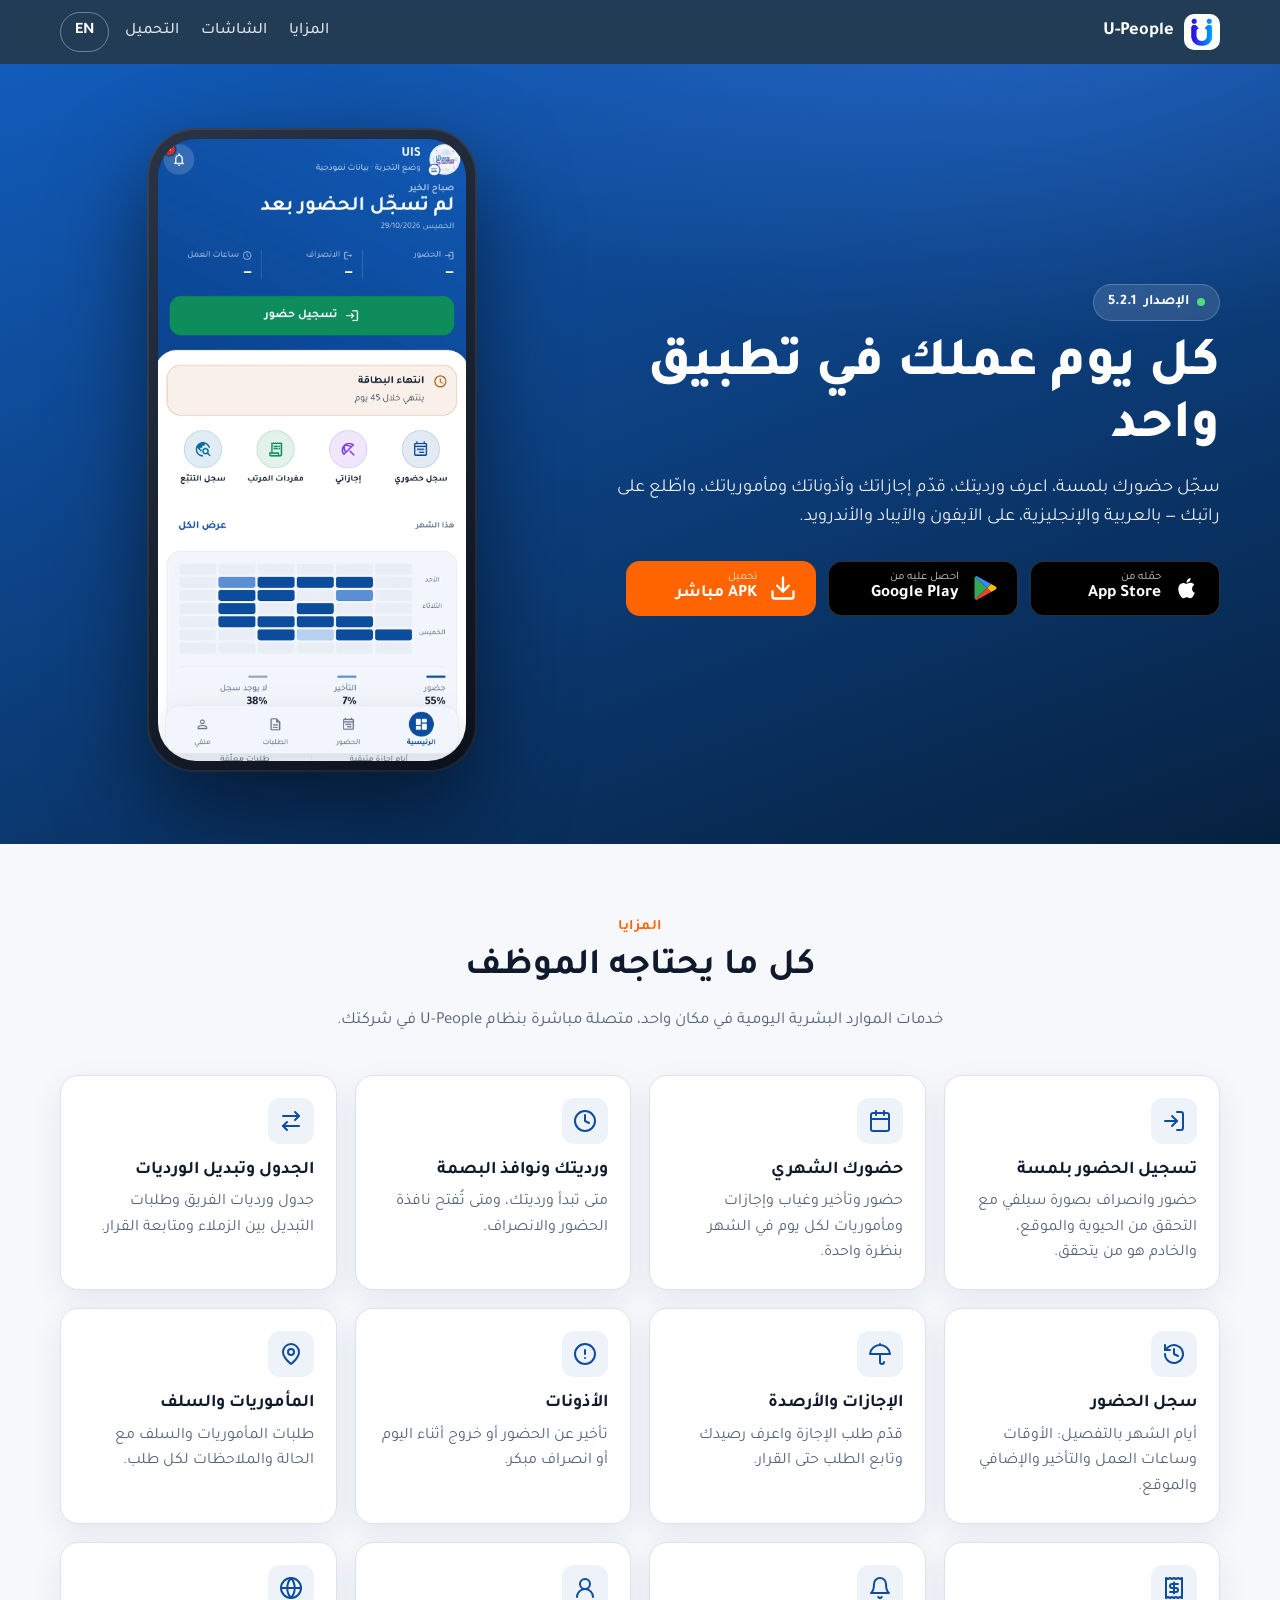
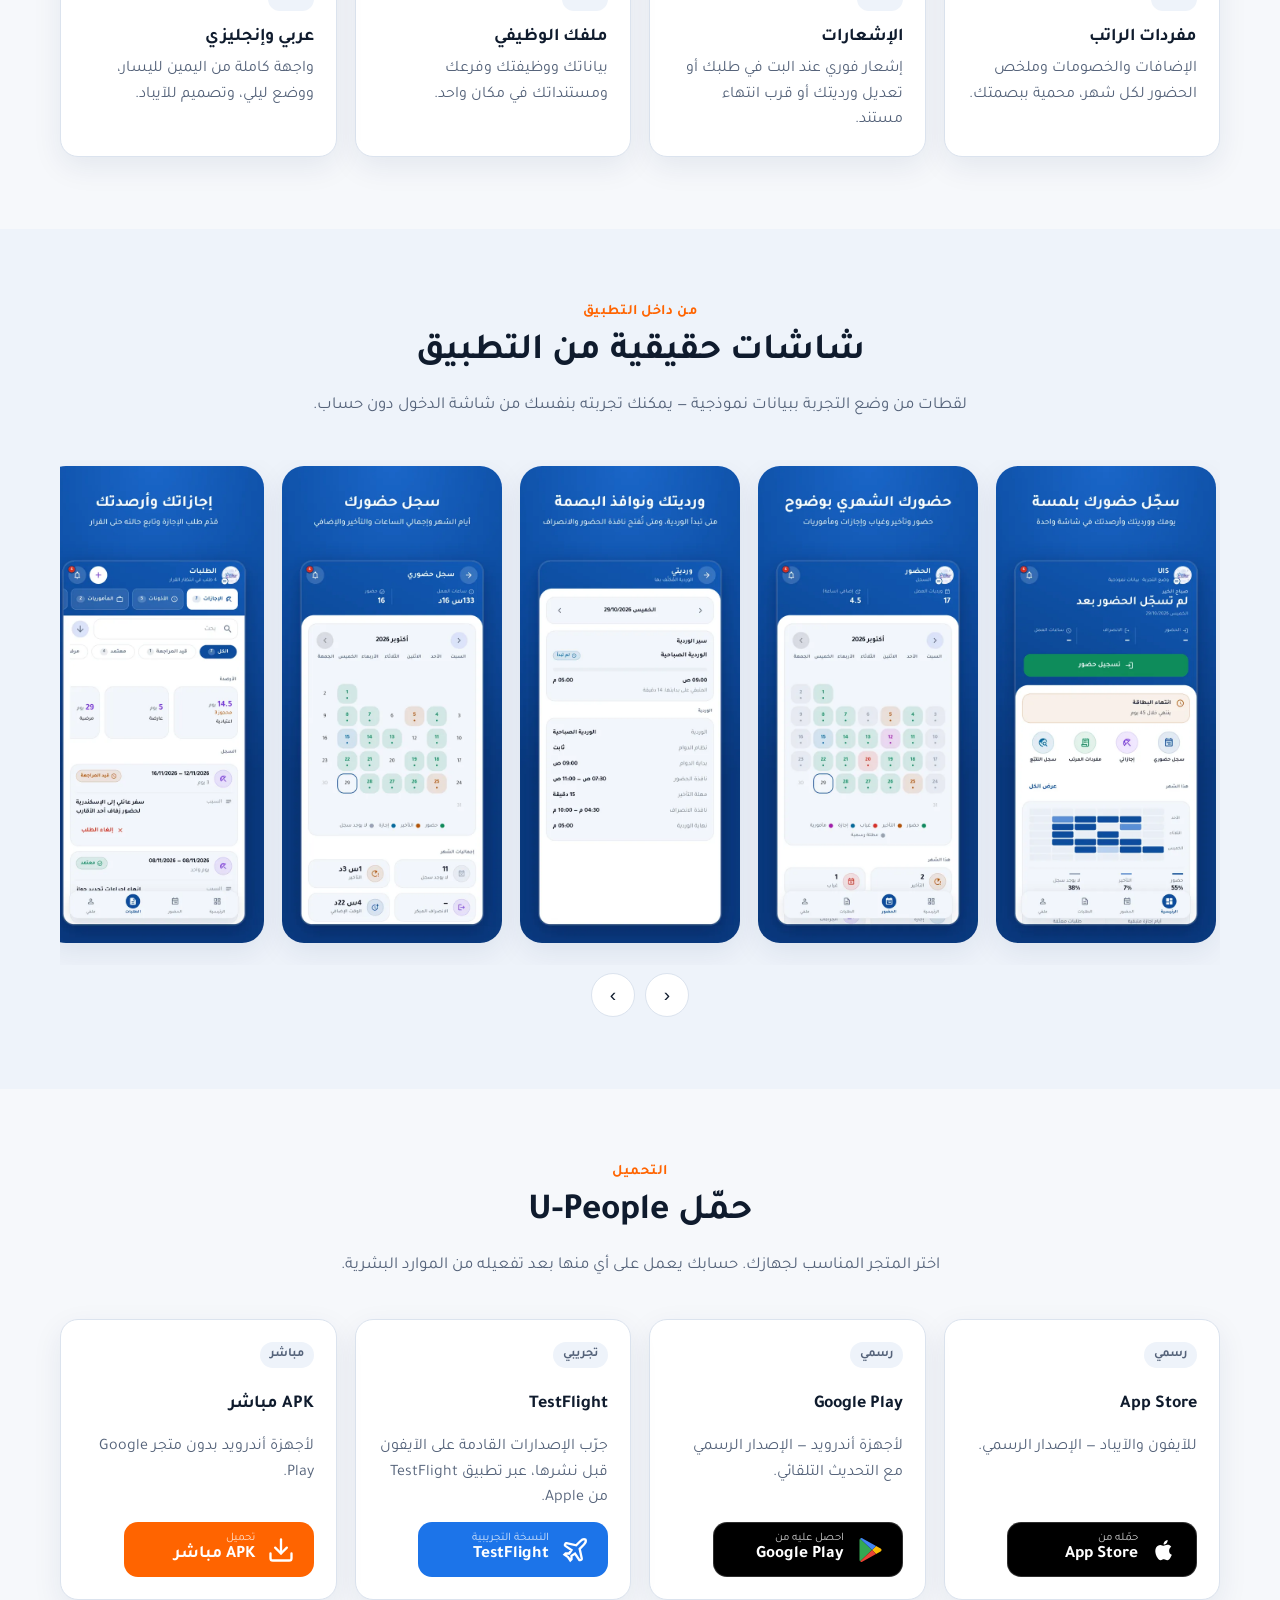
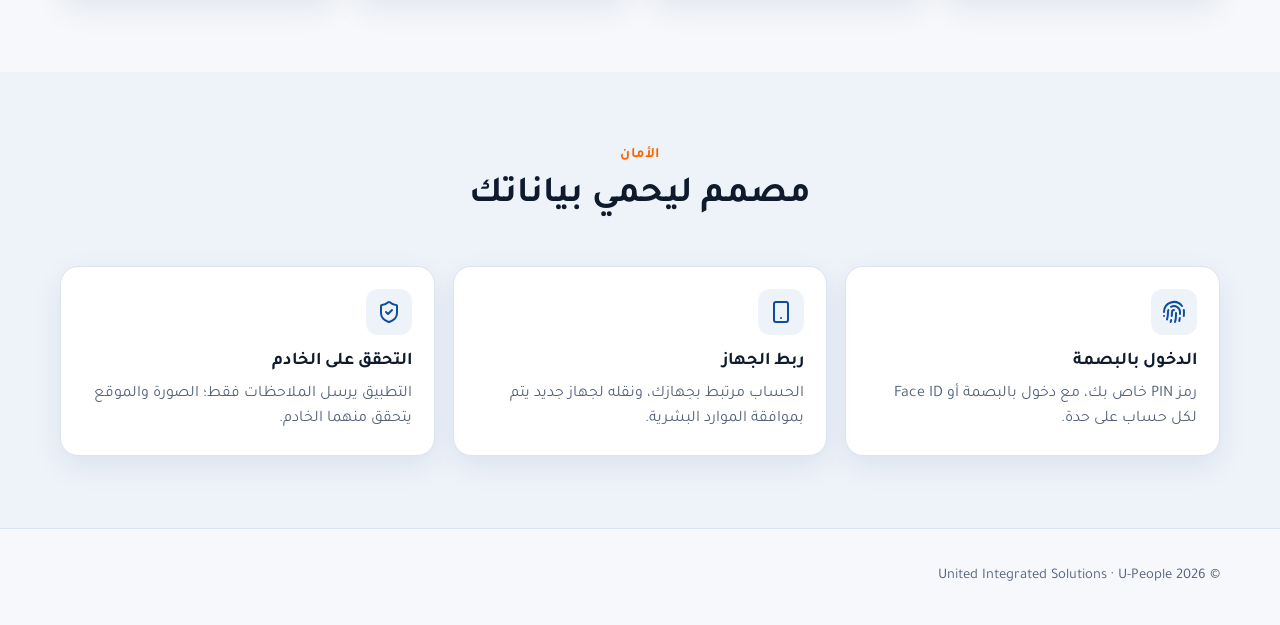
<file: index.html>
<!doctype html>
<html lang="ar" dir="rtl">
<head>
  <meta charset="utf-8">
  <meta name="viewport" content="width=device-width, initial-scale=1">
  <title>U-People — تطبيق الموظف</title>
  <meta name="description" content="U-People: attendance and selfie check-in, shifts, leave, excuses, missions, payslips and notifications — for iPhone, iPad and Android.">
  <meta property="og:title" content="U-People">
  <meta property="og:description" content="Attendance, shifts, requests and payslips in one employee app — App Store, Google Play, TestFlight and direct APK.">
  <meta property="og:image" content="https://uiscomp.github.io/upeople-releases/assets/img/social_en.jpg">
  <meta property="og:type" content="website">
  <meta name="theme-color" content="#06213f">
  <link rel="icon" type="image/png" href="assets/img/icon.png">
  <link rel="apple-touch-icon" href="assets/img/apple-touch-icon.png">
  <link rel="preconnect" href="https://fonts.googleapis.com">
  <link rel="preconnect" href="https://fonts.gstatic.com" crossorigin>
  <link href="https://fonts.googleapis.com/css2?family=Tajawal:wght@400;500;700;800&display=swap" rel="stylesheet">
  <link rel="stylesheet" href="assets/site.css">
</head>
<body>
  <header class="top">
    <div class="wrap">
      <a class="brand" href="#"><img src="assets/img/icon.png" alt="" width="36" height="36"><span>U-People</span></a>
      <nav class="nav">
        <a href="#features" data-i18n="navFeatures"></a>
        <a href="#screens" data-i18n="navScreens"></a>
        <a href="#download" data-i18n="navDownload"></a>
      </nav>
      <button class="lang" id="lang" type="button" aria-label="Language">EN</button>
    </div>
  </header>

  <div class="notice" id="notice" hidden></div>

  <section class="hero">
    <div class="wrap">
      <div>
        <span class="pill"><span class="dot"></span><span data-i18n="heroPill"></span> <span id="ver"></span></span>
        <h1 data-i18n="heroTitle"></h1>
        <p class="lead" data-i18n="heroLead"></p>
        <div class="stores" id="heroStores"></div>
      </div>
      <div class="hero-phone"><img id="heroShot" src="assets/img/hero_ar.webp" alt="" width="900" height="1817"></div>
    </div>
  </section>

  <section class="block" id="features">
    <div class="wrap">
      <div class="head">
        <div class="eyebrow" data-i18n="featEyebrow"></div>
        <h2 data-i18n="featTitle"></h2>
        <p data-i18n="featLead"></p>
      </div>
      <div class="grid" id="featGrid"></div>
    </div>
  </section>

  <section class="block screens" id="screens">
    <div class="wrap">
      <div class="head">
        <div class="eyebrow" data-i18n="scrEyebrow"></div>
        <h2 data-i18n="scrTitle"></h2>
        <p data-i18n="scrLead"></p>
      </div>
      <div class="strip" id="strip"></div>
      <div class="strip-nav">
        <button class="round" id="prev" type="button" aria-label="Previous">‹</button>
        <button class="round" id="next" type="button" aria-label="Next">›</button>
      </div>
    </div>
  </section>

  <section class="block" id="download">
    <div class="wrap">
      <div class="head">
        <div class="eyebrow" data-i18n="dlEyebrow"></div>
        <h2 data-i18n="dlTitle"></h2>
        <p data-i18n="dlLead"></p>
      </div>
      <div class="dl" id="dlCards"></div>
    </div>
  </section>

  <section class="block screens">
    <div class="wrap">
      <div class="head">
        <div class="eyebrow" data-i18n="trustEyebrow"></div>
        <h2 data-i18n="trustTitle"></h2>
      </div>
      <div class="trust" id="trust"></div>
    </div>
  </section>

  <footer>
    <div class="wrap">
      <span>© <span id="year"></span> United Integrated Solutions · U-People</span>
      <span id="contact"></span>
    </div>
  </footer>

  <div class="lightbox" id="lightbox" role="dialog" aria-modal="true"><img alt=""></div>

  <script src="assets/site.js"></script>
</body>
</html>
</file>
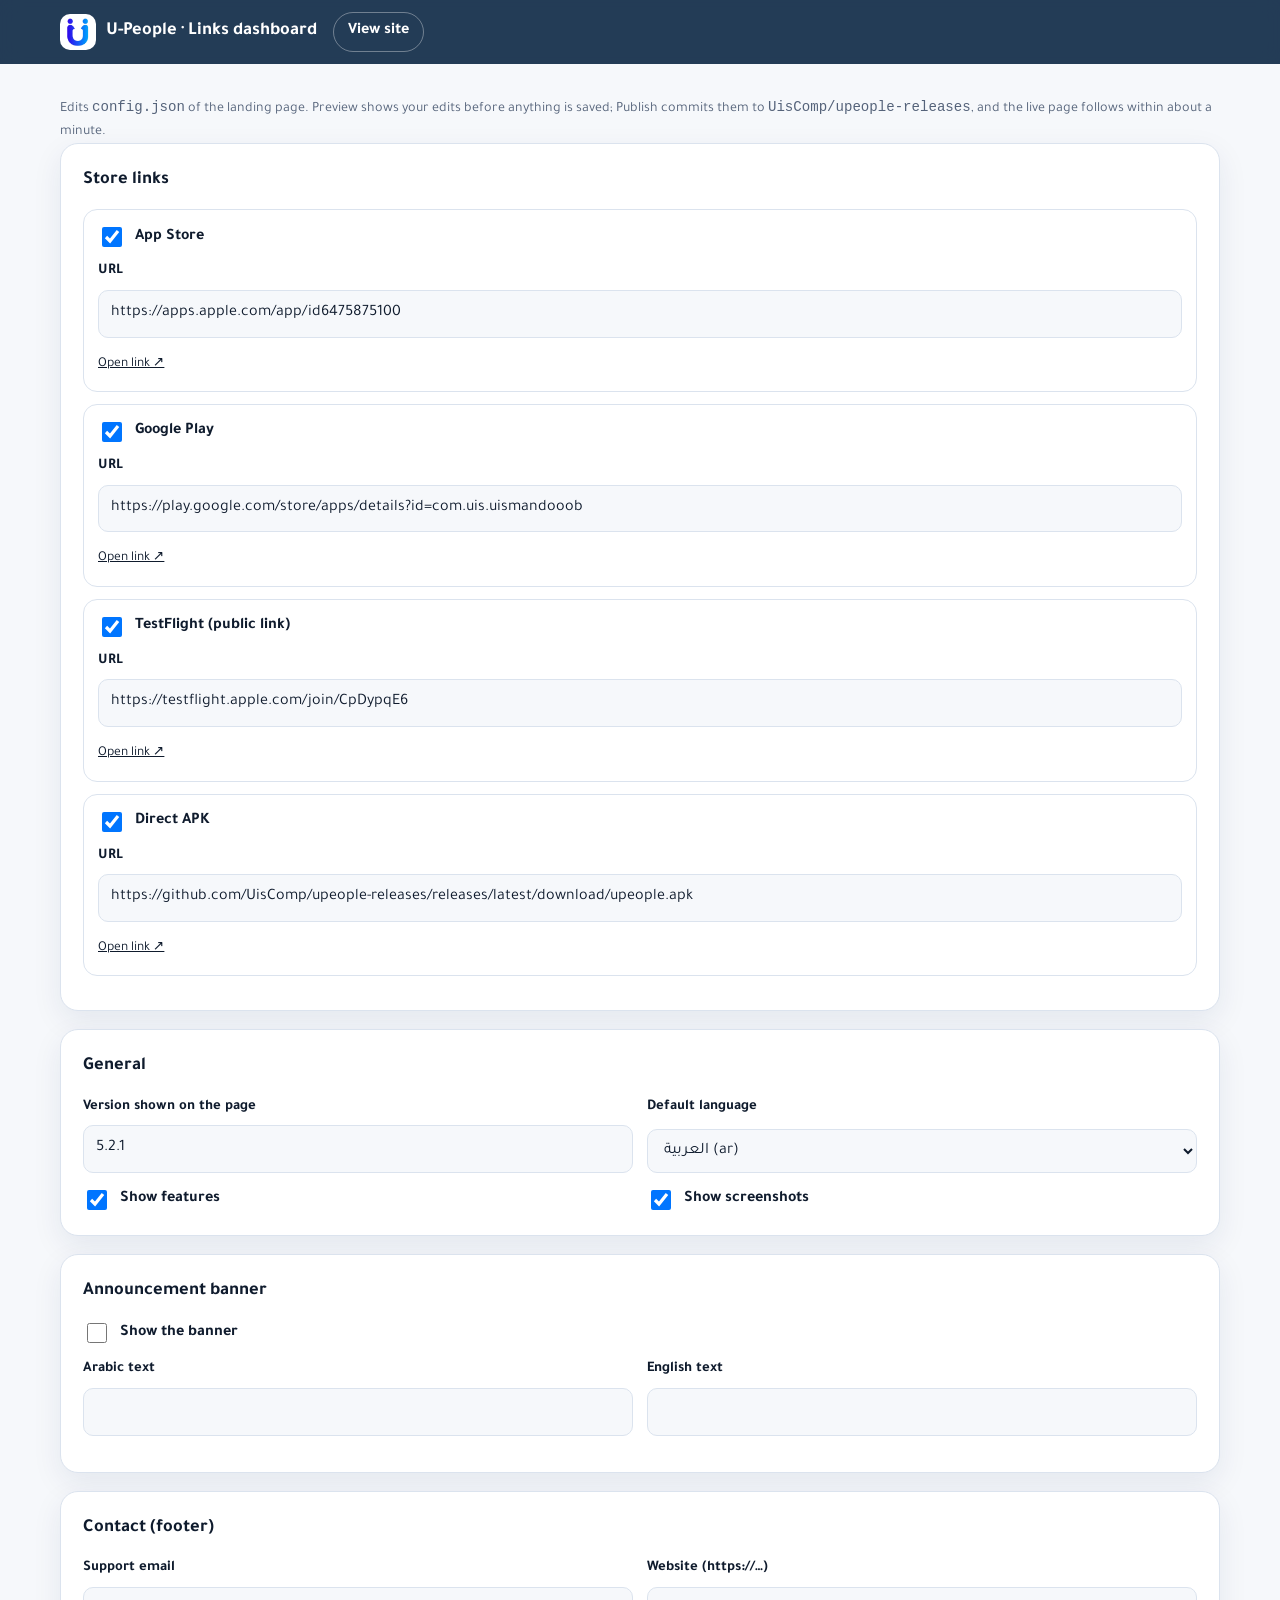
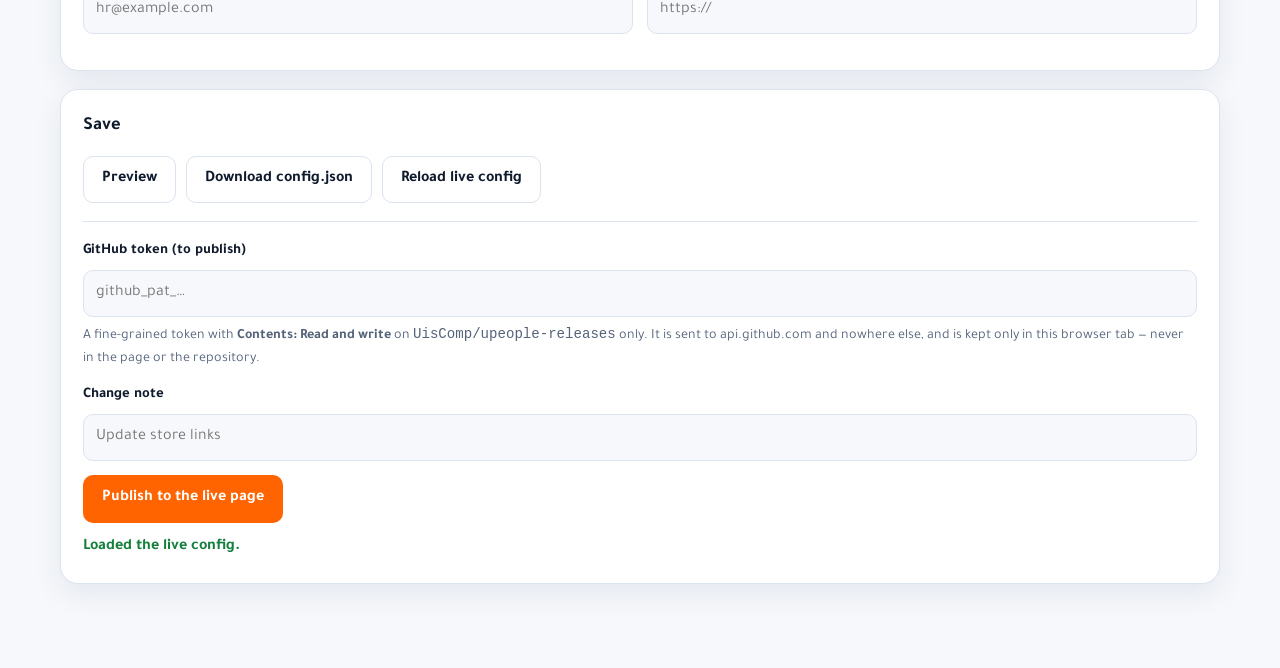
<file: admin.html>
<!doctype html>
<html lang="en" dir="ltr">
<head>
  <meta charset="utf-8">
  <meta name="viewport" content="width=device-width, initial-scale=1">
  <meta name="robots" content="noindex, nofollow">
  <title>U-People — Links dashboard</title>
  <link rel="icon" type="image/png" href="assets/img/icon.png">
  <link rel="preconnect" href="https://fonts.googleapis.com">
  <link rel="preconnect" href="https://fonts.gstatic.com" crossorigin>
  <link href="https://fonts.googleapis.com/css2?family=Tajawal:wght@400;500;700;800&display=swap" rel="stylesheet">
  <link rel="stylesheet" href="assets/site.css">
</head>
<body class="admin">
  <header class="top">
    <div class="wrap">
      <a class="brand" href="./"><img src="assets/img/icon.png" alt="" width="36" height="36"><span>U-People · Links dashboard</span></a>
      <a class="lang" href="./" style="text-decoration:none">View site</a>
    </div>
  </header>

  <main class="wrap">
    <p class="hint">Edits <code>config.json</code> of the landing page. Preview shows your edits before anything is saved;
      Publish commits them to <code>UisComp/upeople-releases</code>, and the live page follows within about a minute.</p>

    <div class="card">
      <h2>Store links</h2>
      <div id="links"></div>
    </div>

    <div class="card">
      <h2>General</h2>
      <div class="row">
        <div class="field"><label for="version">Version shown on the page</label><input id="version" type="text" placeholder="5.2.1"></div>
        <div class="field"><label for="defaultLanguage">Default language</label>
          <select id="defaultLanguage"><option value="ar">العربية (ar)</option><option value="en">English (en)</option></select></div>
      </div>
      <div class="row">
        <label class="switch"><input type="checkbox" id="sec-features"> Show features</label>
        <label class="switch"><input type="checkbox" id="sec-screens"> Show screenshots</label>
      </div>
    </div>

    <div class="card">
      <h2>Announcement banner</h2>
      <label class="switch" style="margin-bottom:12px"><input type="checkbox" id="ann-enabled"> Show the banner</label>
      <div class="row">
        <div class="field"><label for="ann-ar">Arabic text</label><input id="ann-ar" type="text" dir="rtl"></div>
        <div class="field"><label for="ann-en">English text</label><input id="ann-en" type="text"></div>
      </div>
    </div>

    <div class="card">
      <h2>Contact (footer)</h2>
      <div class="row">
        <div class="field"><label for="email">Support email</label><input id="email" type="email" placeholder="hr@example.com"></div>
        <div class="field"><label for="website">Website (https://…)</label><input id="website" type="url" placeholder="https://"></div>
      </div>
    </div>

    <div class="card">
      <h2>Save</h2>
      <div class="btns">
        <button class="btn" id="preview" type="button">Preview</button>
        <button class="btn" id="download" type="button">Download config.json</button>
        <button class="btn" id="reset" type="button">Reload live config</button>
      </div>
      <hr style="border:none;border-top:1px solid var(--border);margin:18px 0">
      <div class="field">
        <label for="token">GitHub token (to publish)</label>
        <input id="token" type="password" autocomplete="off" placeholder="github_pat_…">
        <p class="hint">A fine-grained token with <b>Contents: Read and write</b> on <code>UisComp/upeople-releases</code> only.
          It is sent to api.github.com and nowhere else, and is kept only in this browser tab — never in the page or the repository.</p>
      </div>
      <div class="field"><label for="message">Change note</label><input id="message" type="text" placeholder="Update store links"></div>
      <button class="btn orange" id="publish" type="button">Publish to the live page</button>
      <div class="status" id="status" role="status"></div>
    </div>
  </main>

  <script src="assets/admin.js"></script>
</body>
</html>
</file>
<file: assets/site.css>
:root {
  --navy: #0a3e84;
  --primary: #0d4c9e;
  --primary-light: #3b82f6;
  --hero-from: #125cbb;
  --hero-to: #06213f;
  --orange: #ff6400;
  --bg: #f6f8fb;
  --surface: #ffffff;
  --surface-2: #eef3fa;
  --text: #0f1b2d;
  --muted: #55637a;
  --border: #dbe3ee;
  --ok: #15803d;
  --radius: 18px;
  --shadow: 0 10px 30px rgba(10, 40, 90, 0.08);
  color-scheme: light;
}
@media (prefers-color-scheme: dark) {
  :root:not([data-theme="light"]) {
    --bg: #0a1220;
    --surface: #111c2e;
    --surface-2: #16243a;
    --text: #e8eef8;
    --muted: #9aa9c0;
    --border: #22324b;
    --shadow: 0 10px 30px rgba(0, 0, 0, 0.35);
    color-scheme: dark;
  }
}
:root[data-theme="dark"] {
  --bg: #0a1220;
  --surface: #111c2e;
  --surface-2: #16243a;
  --text: #e8eef8;
  --muted: #9aa9c0;
  --border: #22324b;
  --shadow: 0 10px 30px rgba(0, 0, 0, 0.35);
  color-scheme: dark;
}

* { box-sizing: border-box; }
html { scroll-behavior: smooth; }
body {
  margin: 0;
  font-family: "Tajawal", system-ui, -apple-system, "Segoe UI", sans-serif;
  background: var(--bg);
  color: var(--text);
  line-height: 1.6;
  -webkit-font-smoothing: antialiased;
}
img { max-width: 100%; display: block; }
a { color: inherit; }
.wrap { width: min(1160px, 100% - 32px); margin-inline: auto; }

/* Header */
.top {
  position: sticky; top: 0; z-index: 20;
  background: color-mix(in srgb, var(--hero-to) 88%, transparent);
  backdrop-filter: blur(10px);
  color: #fff;
}
.top .wrap { display: flex; align-items: center; gap: 16px; min-height: 64px; }
.brand { display: flex; align-items: center; gap: 10px; text-decoration: none; font-weight: 700; font-size: 1.15rem; }
.brand img { width: 36px; height: 36px; border-radius: 10px; background: #fff; }
.nav { display: flex; gap: 22px; margin-inline-start: auto; }
.nav a { text-decoration: none; opacity: .85; font-weight: 500; }
.nav a:hover { opacity: 1; }
.lang {
  border: 1px solid rgba(255,255,255,.35); background: transparent; color: #fff;
  border-radius: 999px; padding: 6px 14px; font: inherit; font-weight: 700; cursor: pointer;
}
@media (max-width: 720px) { .nav { display: none; } .lang { margin-inline-start: auto; } }

/* Announcement */
.notice { background: var(--orange); color: #fff; text-align: center; padding: 10px 16px; font-weight: 600; }

/* Hero */
.hero {
  background: radial-gradient(1200px 600px at 80% -10%, rgba(59,130,246,.45), transparent 60%),
              linear-gradient(160deg, var(--hero-from), var(--hero-to));
  color: #fff; overflow: hidden;
}
.hero .wrap { display: grid; grid-template-columns: 1.1fr .9fr; gap: 40px; align-items: center; padding-block: 64px 72px; }
.hero h1 { font-size: clamp(2rem, 4.6vw, 3.4rem); line-height: 1.15; margin: 14px 0; font-weight: 800; }
.hero p.lead { font-size: 1.15rem; opacity: .9; max-width: 34em; margin: 0 0 28px; }
.pill {
  display: inline-flex; align-items: center; gap: 8px; padding: 6px 14px; border-radius: 999px;
  background: rgba(255,255,255,.12); border: 1px solid rgba(255,255,255,.2); font-size: .9rem; font-weight: 600;
}
.pill .dot { width: 8px; height: 8px; border-radius: 50%; background: #4ade80; }
.hero-phone {
  justify-self: center; width: min(330px, 78vw); padding: 11px; border-radius: 48px;
  background: linear-gradient(145deg, #2a3446, #0b111c);
  box-shadow: 0 40px 90px rgba(0,0,0,.5), inset 0 0 0 2px rgba(255,255,255,.08);
}
.hero-phone img { width: 100%; height: auto; border-radius: 38px; background: #0d4c9e; }
@media (max-width: 860px) {
  .hero .wrap { grid-template-columns: 1fr; text-align: center; padding-top: 44px; }
  .hero p.lead { margin-inline: auto; }
  .stores { justify-content: center; }
}

/* Store buttons */
.stores { display: flex; flex-wrap: wrap; gap: 12px; }
.store {
  display: inline-flex; align-items: center; gap: 12px; min-width: 190px;
  padding: 10px 18px; border-radius: 14px; text-decoration: none;
  background: #000; color: #fff; border: 1px solid rgba(255,255,255,.18);
  transition: transform .15s ease, box-shadow .15s ease;
}
.store:hover { transform: translateY(-2px); box-shadow: 0 10px 24px rgba(0,0,0,.3); }
.store svg { width: 28px; height: 28px; flex: none; }
.store small { display: block; font-size: .72rem; opacity: .8; line-height: 1.1; }
.store strong { display: block; font-size: 1.08rem; line-height: 1.2; }
.store.apk { background: var(--orange); border-color: transparent; }
.store.tf { background: #1c74e9; border-color: transparent; }

/* Sections */
section.block { padding-block: 72px; }
.head { text-align: center; max-width: 720px; margin: 0 auto 40px; }
.head h2 { font-size: clamp(1.6rem, 3vw, 2.3rem); margin: 0 0 10px; }
.head p { color: var(--muted); margin: 0; font-size: 1.05rem; }
.eyebrow { color: var(--orange); font-weight: 700; letter-spacing: .04em; font-size: .9rem; }

.grid { display: grid; grid-template-columns: repeat(auto-fill, minmax(250px, 1fr)); gap: 18px; }
.card {
  background: var(--surface); border: 1px solid var(--border); border-radius: var(--radius);
  padding: 22px; box-shadow: var(--shadow);
}
.card h3 { margin: 12px 0 6px; font-size: 1.12rem; }
.card p { margin: 0; color: var(--muted); }
.icon {
  width: 46px; height: 46px; border-radius: 12px; display: grid; place-items: center;
  background: var(--surface-2); color: var(--primary);
}
:root[data-theme="dark"] .icon { color: #8fb8ff; }
@media (prefers-color-scheme: dark) { :root:not([data-theme="light"]) .icon { color: #8fb8ff; } }
.icon svg { width: 24px; height: 24px; }

/* Screens */
.screens { background: var(--surface-2); }
.strip {
  display: grid; grid-auto-flow: column; grid-auto-columns: minmax(220px, 260px); gap: 18px;
  overflow-x: auto; scroll-snap-type: x mandatory; padding: 6px 4px 22px; scrollbar-width: thin;
}
.strip img {
  scroll-snap-align: center; border-radius: 22px; box-shadow: var(--shadow);
  background: var(--surface); aspect-ratio: 1290 / 2796; width: 100%; height: auto; cursor: zoom-in;
}
.strip-nav { display: flex; justify-content: center; gap: 10px; margin-top: 8px; }
.round {
  width: 44px; height: 44px; border-radius: 50%; border: 1px solid var(--border);
  background: var(--surface); color: var(--text); font-size: 1.2rem; cursor: pointer;
}
.lightbox {
  position: fixed; inset: 0; background: rgba(4,10,20,.88); display: none;
  align-items: center; justify-content: center; z-index: 50; padding: 16px;
}
.lightbox.open { display: flex; }
.lightbox img { max-height: 92vh; width: auto; border-radius: 22px; }

/* Download cards */
.dl { display: grid; grid-template-columns: repeat(auto-fit, minmax(240px, 1fr)); gap: 18px; }
.dl .card { display: flex; flex-direction: column; gap: 10px; }
.dl .card .store { align-self: flex-start; margin-top: auto; }
.tag { align-self: flex-start; display: inline-block; font-size: .78rem; font-weight: 700; padding: 3px 10px; border-radius: 999px; background: var(--surface-2); color: var(--muted); }

/* Trust */
.trust { display: grid; grid-template-columns: repeat(auto-fit, minmax(240px, 1fr)); gap: 18px; }

footer { padding: 36px 0; color: var(--muted); border-top: 1px solid var(--border); font-size: .92rem; }
footer .wrap { display: flex; flex-wrap: wrap; gap: 14px 24px; align-items: center; justify-content: space-between; }
footer a { color: var(--muted); }

[hidden] { display: none !important; }

/* Admin */
.admin main { padding-block: 32px 64px; }
.admin .card { margin-bottom: 18px; }
.admin h2 { margin: 0 0 14px; font-size: 1.15rem; }
.field { display: grid; gap: 6px; margin-bottom: 14px; }
.field label { font-weight: 600; font-size: .92rem; }
.field input[type="text"], .field input[type="url"], .field input[type="email"], .field input[type="password"], .field select, .field textarea {
  width: 100%; padding: 10px 12px; border-radius: 10px; border: 1px solid var(--border);
  background: var(--bg); color: var(--text); font: inherit;
}
.row { display: grid; grid-template-columns: repeat(auto-fit, minmax(220px, 1fr)); gap: 14px; }
.switch { display: flex; align-items: center; gap: 10px; font-weight: 600; }
.switch input { width: 20px; height: 20px; }
.btns { display: flex; flex-wrap: wrap; gap: 10px; }
.btn {
  padding: 10px 18px; border-radius: 10px; border: 1px solid var(--border); background: var(--surface);
  color: var(--text); font: inherit; font-weight: 700; cursor: pointer; text-decoration: none;
}
.btn.primary { background: var(--primary); color: #fff; border-color: transparent; }
.btn.orange { background: var(--orange); color: #fff; border-color: transparent; }
.status { margin-top: 12px; font-weight: 600; }
.status.ok { color: var(--ok); }
.status.err { color: #dc2626; }
.hint { color: var(--muted); font-size: .88rem; margin: 0; }
.linkrow { border: 1px solid var(--border); border-radius: 14px; padding: 14px; margin-bottom: 12px; }
.linkrow .switch { margin-bottom: 10px; }
.test { font-size: .85rem; }
</file>
